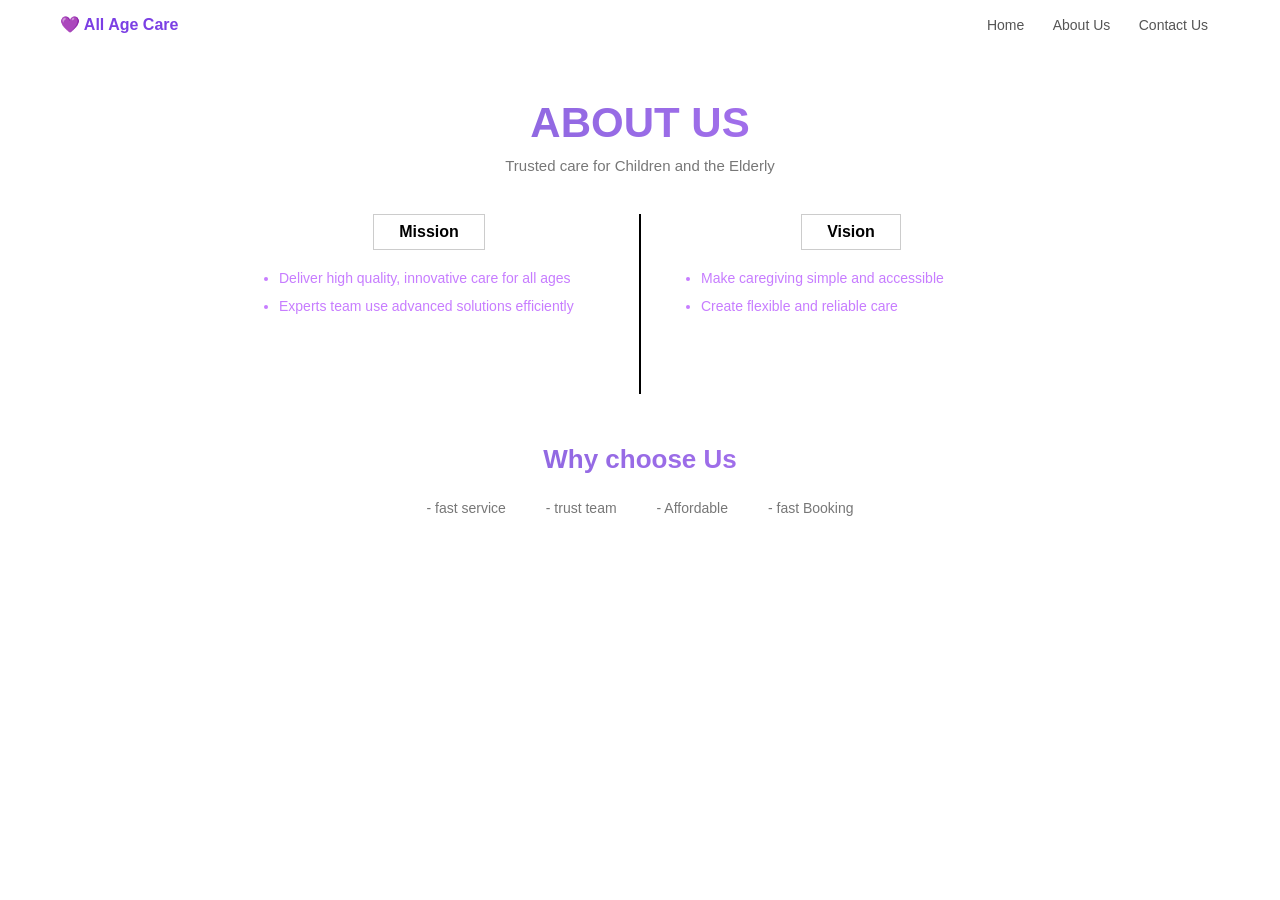
<file: About Us/index.html>
<!DOCTYPE html>
<html lang="en">

<head>
    <meta charset="UTF-8">
    <title>All Age Care</title>
    <link rel="stylesheet" href="style.css">
</head>

<body>

    <!-- Header -->
    <header>
        <div class="logo">💜 All Age Care</div>

        <nav>
            <a href="../Home/index.html">Home</a>
            <a href="../About Us/index.html">About Us</a>
            <a href="../Contact Us/contactus.html">Contact Us</a>
        </nav>
    </header>

    <!-- About -->
    <section class="about">
        <h1>ABOUT US</h1>
        <p class="subtitle">Trusted care for Children and the Elderly</p>

        <div class="content">

            <!-- Mission -->
            <div class="box">
                <h2>Mission</h2>
                <ul>
                    <li>Deliver high quality, innovative care for all ages</li>
                    <li>Experts team use advanced solutions efficiently</li>
                </ul>
            </div>

            <div class="line"></div>

            <!-- Vision -->
            <div class="box">
                <h2>Vision</h2>
                <ul>
                    <li>Make caregiving simple and accessible</li>
                    <li>Create flexible and reliable care</li>
                </ul>
            </div>

        </div>

        <!-- Why -->
        <div class="why">
            <h2>Why choose Us</h2>
            <div class="features">
                <span>- fast service</span>
                <span>- trust team</span>
                <span>- Affordable</span>
                <span>- fast Booking</span>
            </div>
        </div>
    </section>

</body>

</html>
</file>
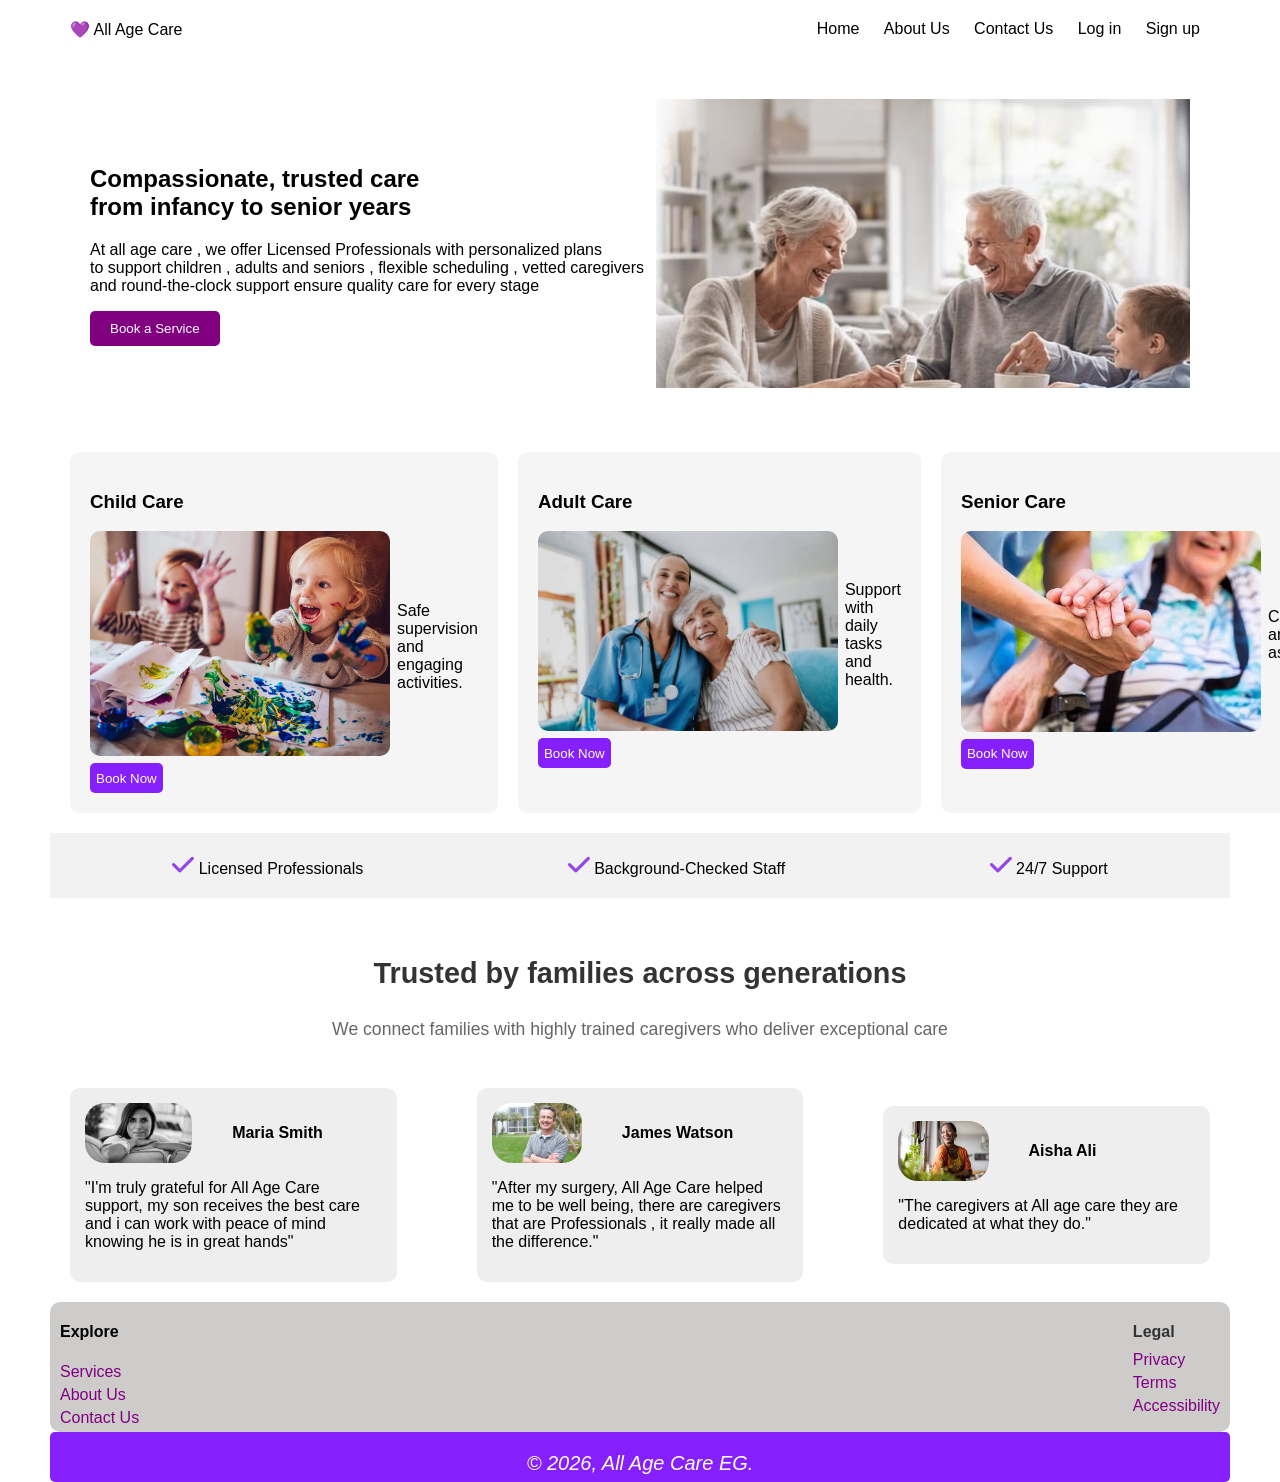
<file: Home/index.html>
<!DOCTYPE html>
<html lang="en">

<head>
    <meta charset="UTF-8">
    <meta name="viewport" content="width=device-width, initial-scale=1.0">
    <title>All Age Care</title>
    <link rel="stylesheet" href="style.css">
    <link rel="stylesheet" href="https://cdnjs.cloudflare.com/ajax/libs/font-awesome/6.5.0/css/all.min.css">
</head>

<body>
    <div class="maincontainer">
        <header class="header">
            <div class="logo">💜 All Age Care</div>
            <nav>
                <a href="../Home/index.html">Home</a>
                <a href="../About Us/index.html">About Us</a>
                <a href="../Contact Us/contactus.html">Contact Us</a>
                <a href="../Log in/login.php">Log in</a> 
                <a href="../SignUp/index.php">Sign up</a>
            </nav>
        </header>

        <section class="hero">
            <div class="hero-text">
                <h1>Compassionate, trusted care<br>from infancy to senior years</h1>
                <p>At all age care , we offer Licensed Professionals with personalized plans <br>to support children ,
                    adults
                    and seniors , flexible scheduling , vetted caregivers <br> and round-the-clock support ensure quality
                    care for
                    every stage</p>
               <a href="../Log in/login.php"> <button class="btn">Book a Service</button></a>
            </div>
            <div class="hero-img">
                <img src="images/WhatsApp Image 2026-04-12 at 7.19.14 PM.jpeg" alt="care">
            </div>
        </section>

        <section class="cards">
            <div class="card">
                <h3>Child Care</h3>
                <div class="small-container">
                    <img class="img" src="images/childerns.jpeg" alt="child care">
                    <p>Safe supervision and engaging activities.</p>
                </div>
                <a href="../Log in/login.php"><button class="button">Book Now</button></a>
            </div>

            <div class="card">
                <h3>Adult Care</h3>
                <div class="small-container">
                    <img class="img" src="images/old.jpg" alt="adult care">
                    <p>Support with daily tasks and health.</p>
                </div>
                <a href="../Log in/login.php"><button class="button">Book Now</button></a>
            </div>

            <div class="card">
                <h3>Senior Care</h3>
                <div class="small-container">
                    <img class="img" src="images/special.jpg" alt="senior care">
                    <p>Companionship and medical assistance.</p>
                </div>
                <a href="../Log in/login.php"><button class="button">Book Now</button></a>
            </div>
        </section>

        <section class="features">
            <div><i class="fa-solid fa-check" style="color: rgb(147, 69, 229);"></i> Licensed Professionals</div>
            <div><i class="fa-solid fa-check" style="color: rgb(147, 69, 229);"></i> Background-Checked Staff</div>
            <div><i class="fa-solid fa-check" style="color: rgb(147, 69, 229);"></i> 24/7 Support</div>
        </section>
        
        <!-- caregivers over view -->
        <div class="overview">
            <h3>Trusted by families across generations</h3>
            <p>We connect families with highly trained caregivers who deliver exceptional care</p>
        </div>
        
        <section class="testimonials">
            <div class="test">
                <div class="helper">
                    <img class="img2" src="images/user1.jpg" alt="user">
                    <h4>Maria Smith</h4>
                </div>
                <p>"I'm truly grateful for All Age Care support, my son receives the best care and i can work with
                    peace of mind knowing he is in great hands"</p>
            </div>
            <div class="test">
                <div class="helper">
                    <img class="img2" src="images/user2.jpg" alt="user">
                    <h4>James Watson</h4>
                </div>
                <p>"After my surgery, All Age Care helped me to be well being, there are caregivers that are Professionals
                    , it really made all the difference."</p>
            </div>
            <div class="test">
                <div class="helper">
                    <img class="img2" src="images/user3.jpg" alt="user">
                    <h4>Aisha Ali</h4>
                </div>
                <p>"The caregivers at All age care they are dedicated at what they do."</p>
            </div>
        </section>
        
        <div class="finalsection">
            <div class="explore">
                <h4>Explore</h4>
                <a href="../Log in/login.php">Services</a>
                <a href="../About Us/index.php">About Us</a>
                <a href="../Contact Us/index.php">Contact Us</a>
            </div>
            <div class="legal">
                <h4>Legal</h4>
                <a href="privacy.html">Privacy</a>
                <a href="terms.html">Terms</a>
                <a href="accessibility.html">Accessibility</a>
            </div>
        </div>
        <div class="rights">
            <p>© 2026, All Age Care EG.</p>
        </div>
    </div>
</body>

</html>
</file>
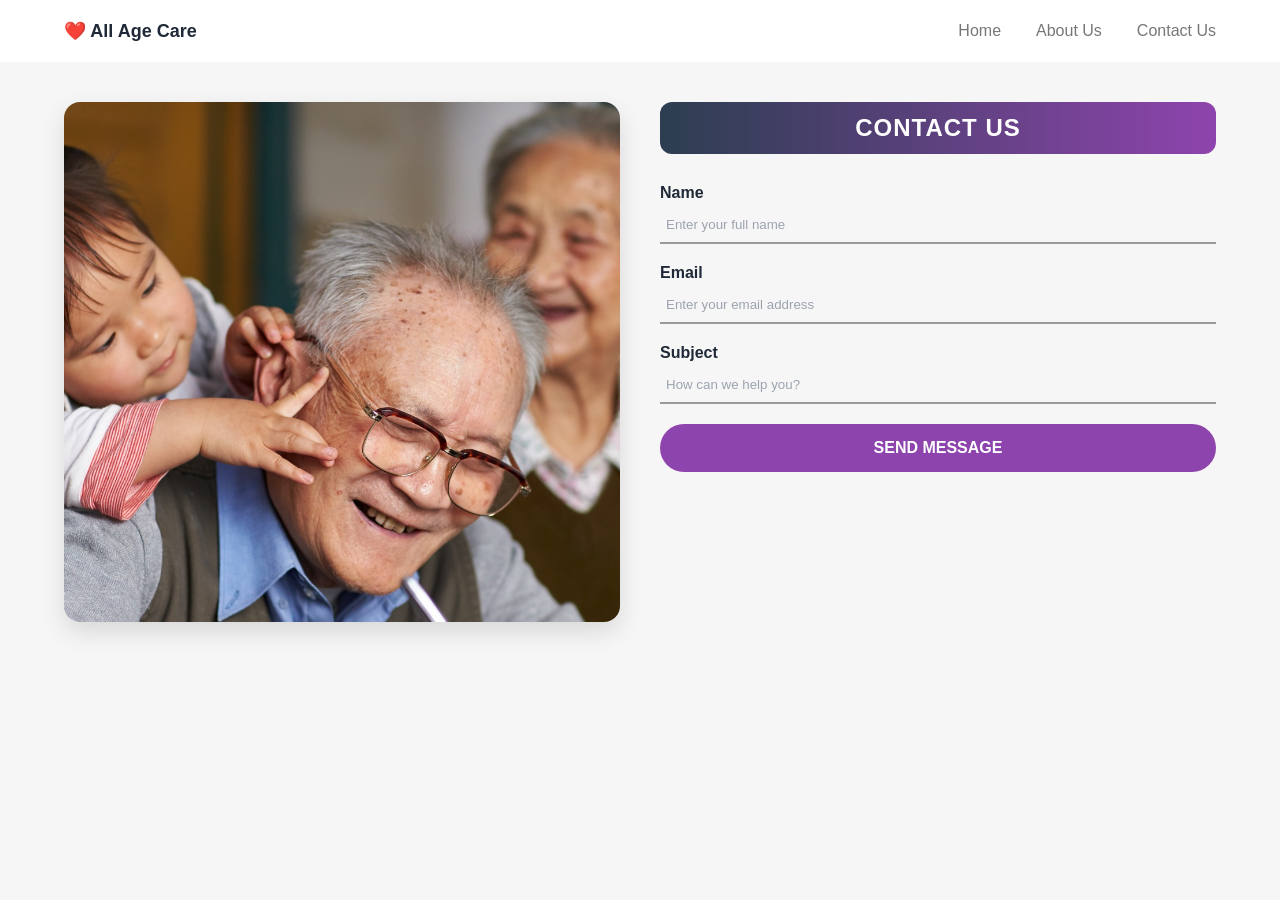
<file: Contact Us/contactus.html>
<!doctype html>
<html lang="en">
  <head>
    <meta charset="UTF-8" />
    <title>All Age Care</title>
    <link
      rel="stylesheet"
      href="https://cdnjs.cloudflare.com/ajax/libs/font-awesome/6.5.2/css/all.min.css"
      crossorigin="anonymous"
      referrerpolicy="no-referrer"
    />
    <link rel="stylesheet" href="style.css" />
  </head>
  <body>
    <!-- Start Header -->
    <header>
      <div class="container">
        <div class="logo">
          <span class="heart">❤️</span> <span>All Age Care</span>
        </div>

        <nav>
          <ul>
            <li><a href="../Home/index.html">Home</a></li>
            <li><a href="../About Us/index.html">About Us</a></li>
            <li><a href="../Contact Us/contactus.html">Contact Us</a></li>
          </ul>
        </nav>
      </div>
    </header>
    <!-- End Header -->

    <!-- Start Main -->
    <section class="main">
      <div class="container">
        <div class="image">
          <img src="assets/gedo.jpeg" alt="Contact US" />
        </div>

        <!-- Form -->
        <div class="form">
          <h2>CONTACT US</h2>

          <form>
            <div class="input">
              <label>Name</label>
              <input type="text" placeholder="Enter your full name" required />
            </div>

            <div class="input">
              <label>Email</label>
              <input type="email" placeholder="Enter your email address" required />
            </div>

            <div class="input">
              <label>Subject</label>
              <input type="text" placeholder="How can we help you?"  required
              />
            </div>

        
            
            <button class="send">SEND MESSAGE</button>
          </form>
        </div>
      </div>
    </section>
    <!-- End Main -->
  </body>
</html>
</file>
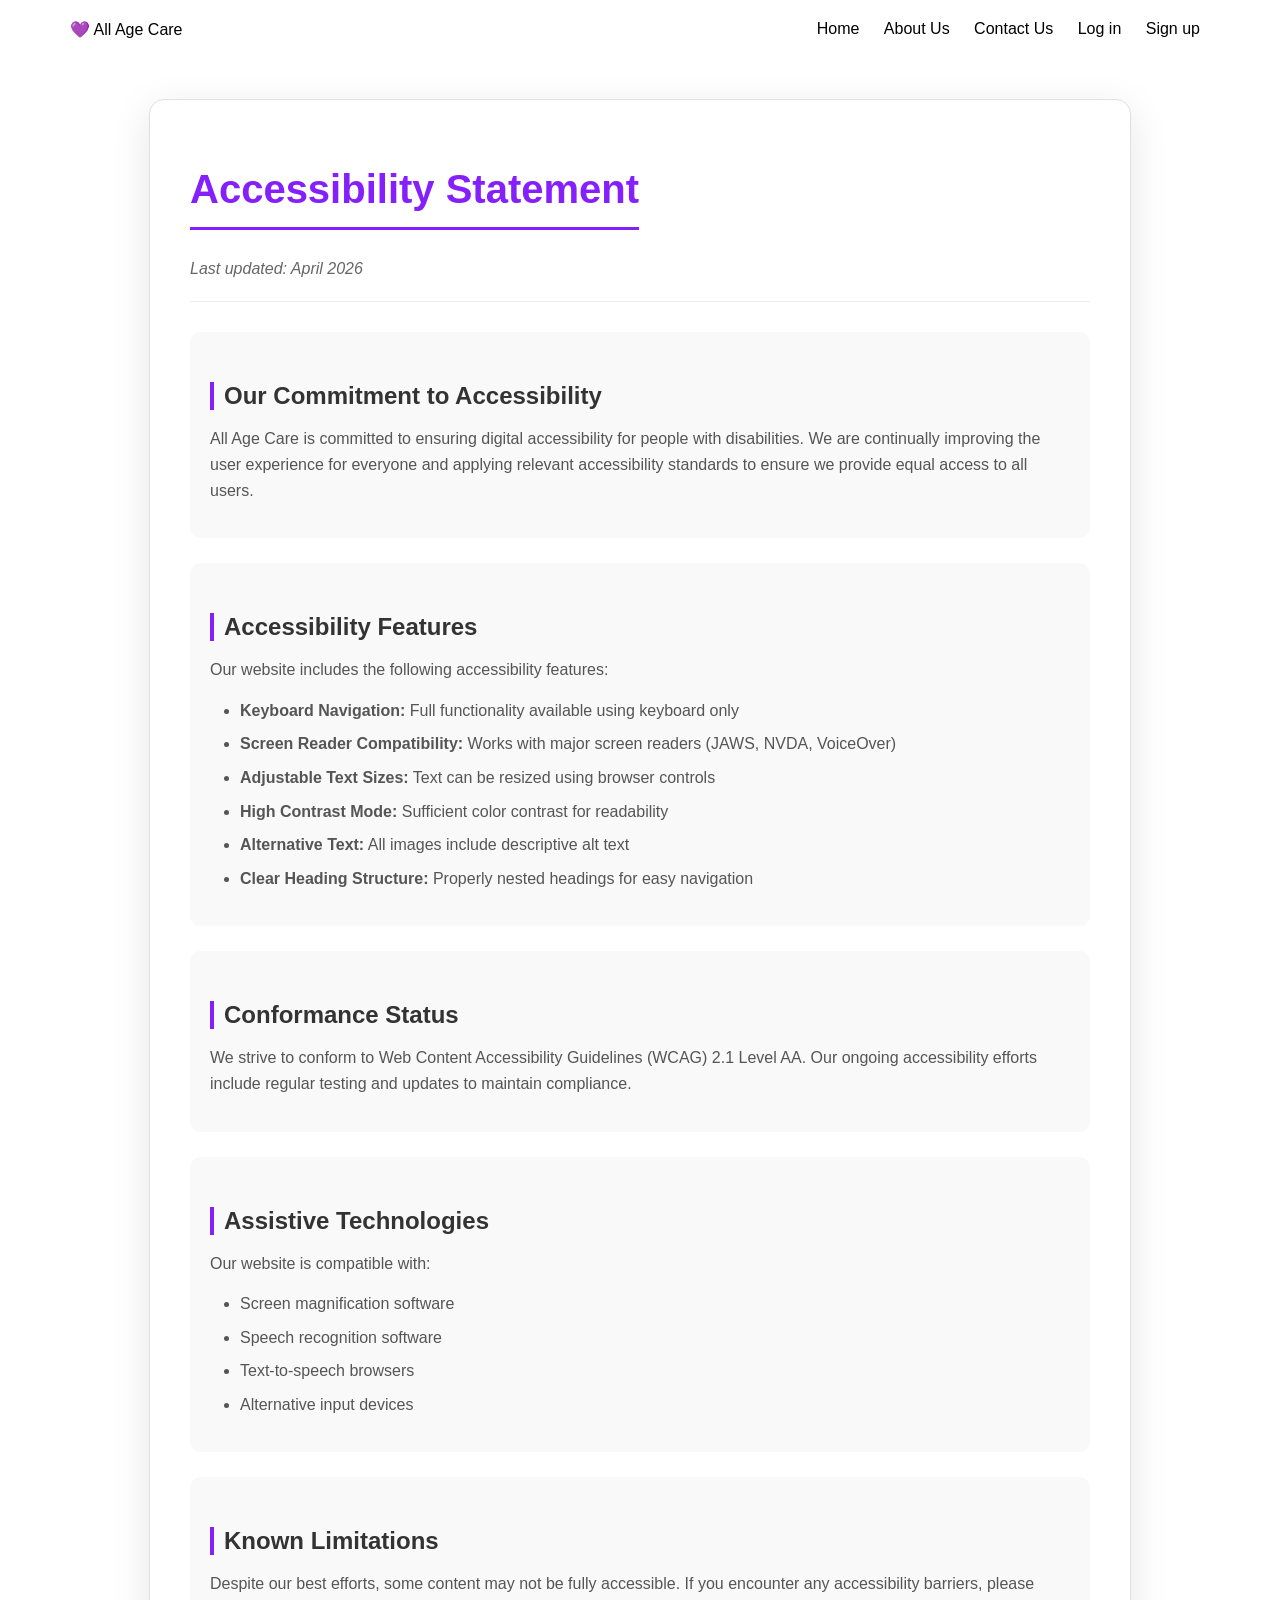
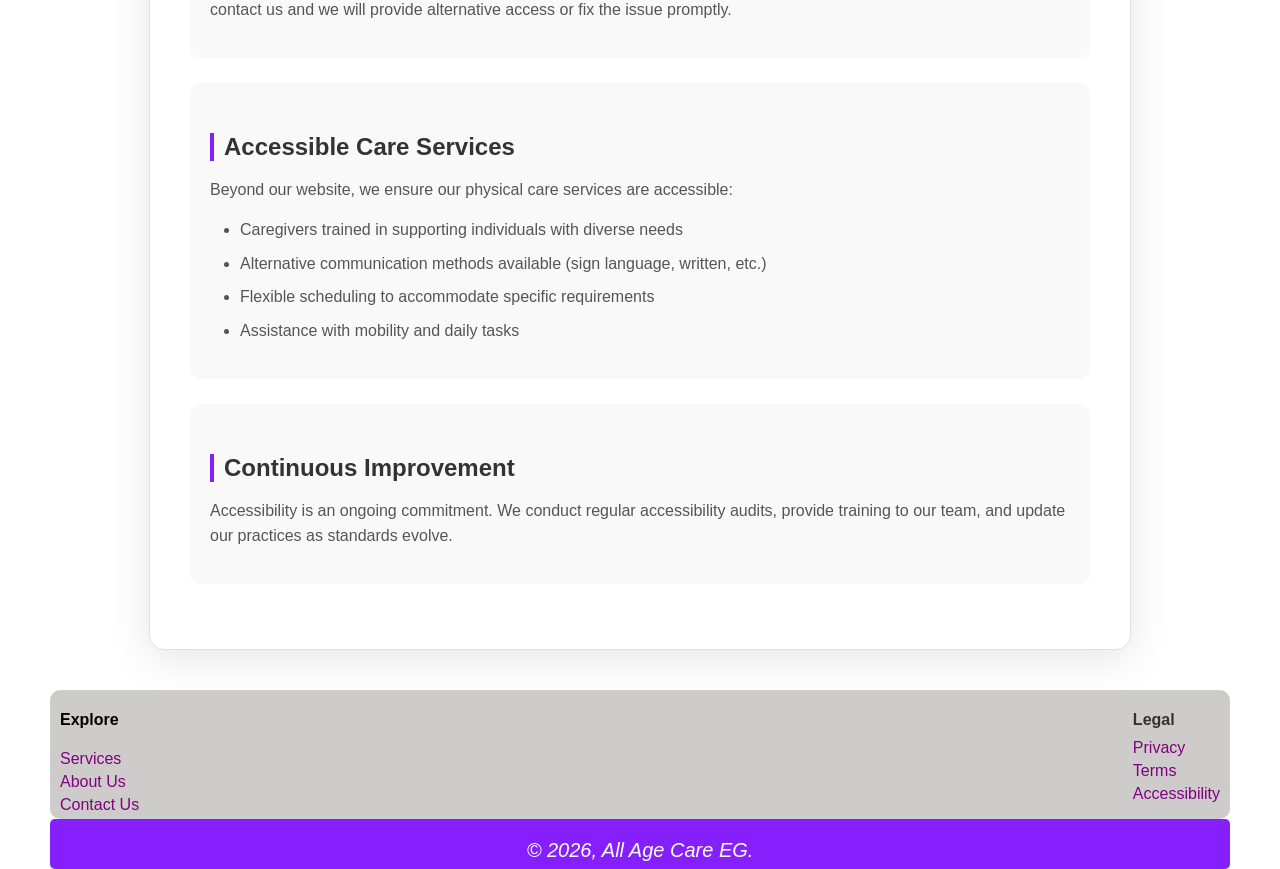
<file: Home/accessibility.html>
<!DOCTYPE html>
<html lang="en">
<head>
    <meta charset="UTF-8">
    <meta name="viewport" content="width=device-width, initial-scale=1.0">
    <title>Accessibility Statement - All Age Care</title>
    <link rel="stylesheet" href="style.css">
    <link rel="stylesheet" href="https://cdnjs.cloudflare.com/ajax/libs/font-awesome/6.5.0/css/all.min.css">
</head>
<body>
    <div class="maincontainer">
        <header class="header">
            <div class="logo">💜 All Age Care</div>
            <nav>
                <a href="../Home/index.html">Home</a>
                <a href="../About Us/index.html">About Us</a>
                <a href="../Contact Us/contactus.html">Contact Us</a>
                <a href="../Log in/index.php">Log in</a>
                <a href="../SignUp/index.php">Sign up</a>
            </nav>
        </header>

        <div class="legal-container">
            <h1>Accessibility Statement</h1>
            <p class="last-updated">Last updated: April 2026</p>
            
            <div class="section">
                <h2>Our Commitment to Accessibility</h2>
                <p>All Age Care is committed to ensuring digital accessibility for people with disabilities. We are continually improving the user experience for everyone and applying relevant accessibility standards to ensure we provide equal access to all users.</p>
            </div>

            <div class="section">
                <h2>Accessibility Features</h2>
                <p>Our website includes the following accessibility features:</p>
                <ul>
                    <li><strong>Keyboard Navigation:</strong> Full functionality available using keyboard only</li>
                    <li><strong>Screen Reader Compatibility:</strong> Works with major screen readers (JAWS, NVDA, VoiceOver)</li>
                    <li><strong>Adjustable Text Sizes:</strong> Text can be resized using browser controls</li>
                    <li><strong>High Contrast Mode:</strong> Sufficient color contrast for readability</li>
                    <li><strong>Alternative Text:</strong> All images include descriptive alt text</li>
                    <li><strong>Clear Heading Structure:</strong> Properly nested headings for easy navigation</li>
                </ul>
            </div>

            <div class="section">
                <h2>Conformance Status</h2>
                <p>We strive to conform to Web Content Accessibility Guidelines (WCAG) 2.1 Level AA. Our ongoing accessibility efforts include regular testing and updates to maintain compliance.</p>
            </div>

            <div class="section">
                <h2>Assistive Technologies</h2>
                <p>Our website is compatible with:</p>
                <ul>
                    <li>Screen magnification software</li>
                    <li>Speech recognition software</li>
                    <li>Text-to-speech browsers</li>
                    <li>Alternative input devices</li>
                </ul>
            </div>

            <div class="section">
                <h2>Known Limitations</h2>
                <p>Despite our best efforts, some content may not be fully accessible. If you encounter any accessibility barriers, please contact us and we will provide alternative access or fix the issue promptly.</p>
            </div>

            <div class="section">
                <h2>Accessible Care Services</h2>
                <p>Beyond our website, we ensure our physical care services are accessible:</p>
                <ul>
                    <li>Caregivers trained in supporting individuals with diverse needs</li>
                    <li>Alternative communication methods available (sign language, written, etc.)</li>
                    <li>Flexible scheduling to accommodate specific requirements</li>
                    <li>Assistance with mobility and daily tasks</li>
                </ul>
            </div>
            
            <div class="section">
                <h2>Continuous Improvement</h2>
                <p>Accessibility is an ongoing commitment. We conduct regular accessibility audits, provide training to our team, and update our practices as standards evolve.</p>
            </div>
        </div>

        <div class="finalsection">
            <div class="explore">
                <h4>Explore</h4>
                <a href="../Log in/index.php">Services</a>
                <a href="../About Us/index.php">About Us</a>
                <a href="../Contact Us/index.php">Contact Us</a>
            </div>
            <div class="legal">
                <h4>Legal</h4>
                <a href="privacy.html">Privacy</a>
                <a href="terms.html">Terms</a>
                <a href="accessibility.html">Accessibility</a>
            </div>
        </div>
        <div class="rights">
            <p>© 2026, All Age Care EG.</p>
        </div>
    </div>
</body>
</html>
</file>
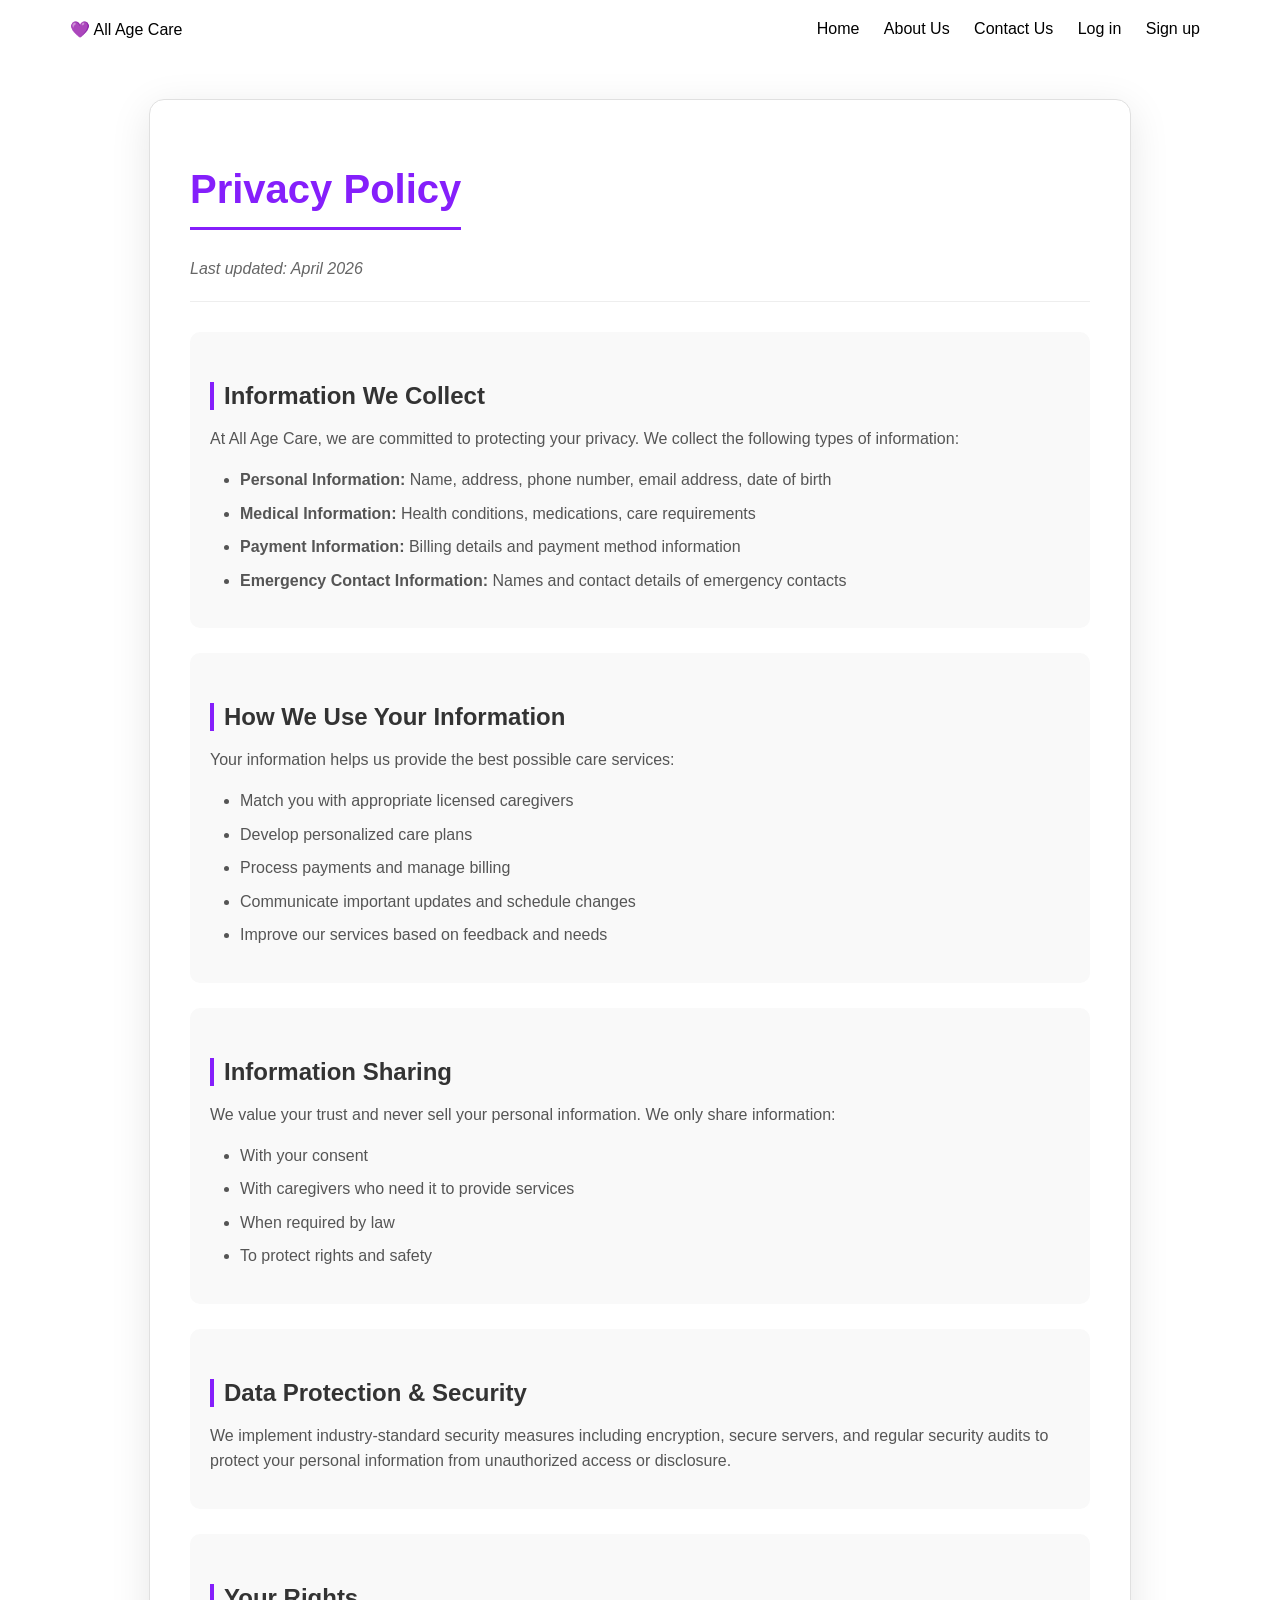
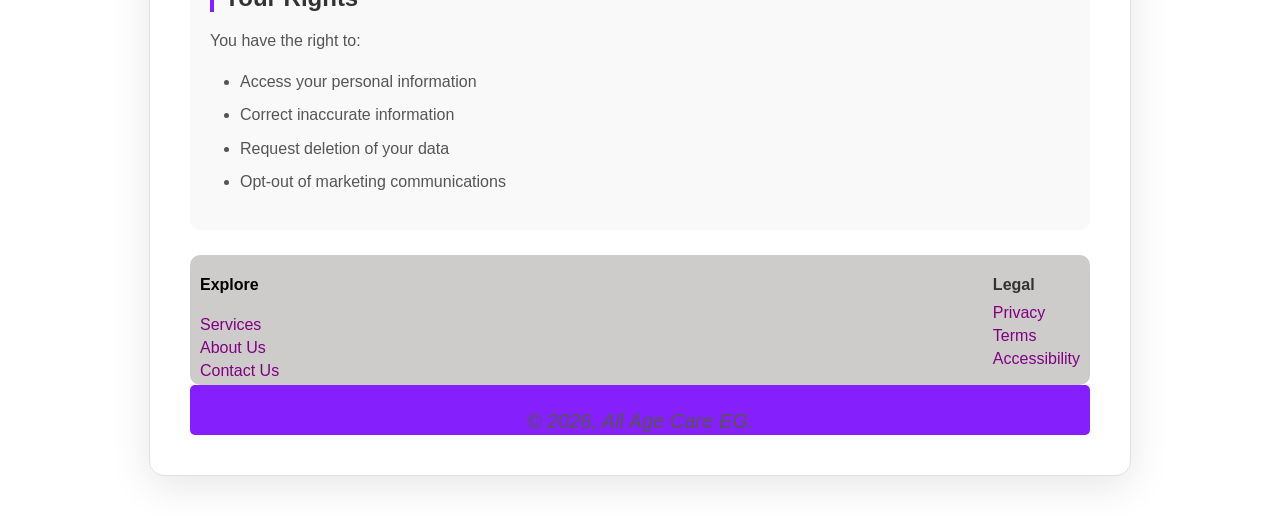
<file: Home/privacy.html>
<!DOCTYPE html>
<html lang="en">
<head>
    <meta charset="UTF-8">
    <meta name="viewport" content="width=device-width, initial-scale=1.0">
    <title>Privacy Policy - All Age Care</title>
    <link rel="stylesheet" href="style.css">
    <link rel="stylesheet" href="https://cdnjs.cloudflare.com/ajax/libs/font-awesome/6.5.0/css/all.min.css">
</head>
<body>
    <div class="maincontainer">
        <header class="header">
            <div class="logo">💜 All Age Care</div>
            <nav>
                <a href="../Home/index.html">Home</a>
                <a href="../About Us/index.html">About Us</a>
                <a href="../Contact Us/contactus.html">Contact Us</a>
                <a href="../Log in/index.php">Log in</a>
                <a href="../SignUp/index.php">Sign up</a>
            </nav>
        </header>

        <div class="legal-container">
            <h1>Privacy Policy</h1>
            <p class="last-updated">Last updated: April 2026</p>
            
            <div class="section">
                <h2>Information We Collect</h2>
                <p>At All Age Care, we are committed to protecting your privacy. We collect the following types of information:</p>
                <ul>
                    <li><strong>Personal Information:</strong> Name, address, phone number, email address, date of birth</li>
                    <li><strong>Medical Information:</strong> Health conditions, medications, care requirements</li>
                    <li><strong>Payment Information:</strong> Billing details and payment method information</li>
                    <li><strong>Emergency Contact Information:</strong> Names and contact details of emergency contacts</li>
                </ul>
            </div>

            <div class="section">
                <h2>How We Use Your Information</h2>
                <p>Your information helps us provide the best possible care services:</p>
                <ul>
                    <li>Match you with appropriate licensed caregivers</li>
                    <li>Develop personalized care plans</li>
                    <li>Process payments and manage billing</li>
                    <li>Communicate important updates and schedule changes</li>
                    <li>Improve our services based on feedback and needs</li>
                </ul>
            </div>

            <div class="section">
                <h2>Information Sharing</h2>
                <p>We value your trust and never sell your personal information. We only share information:</p>
                <ul>
                    <li>With your consent</li>
                    <li>With caregivers who need it to provide services</li>
                    <li>When required by law</li>
                    <li>To protect rights and safety</li>
                </ul>
            </div>

            <div class="section">
                <h2>Data Protection & Security</h2>
                <p>We implement industry-standard security measures including encryption, secure servers, and regular security audits to protect your personal information from unauthorized access or disclosure.</p>
            </div>

            <div class="section">
                <h2>Your Rights</h2>
                <p>You have the right to:</p>
                <ul>
                    <li>Access your personal information</li>
                    <li>Correct inaccurate information</li>
                    <li>Request deletion of your data</li>
                    <li>Opt-out of marketing communications</li>
                </ul>
            </div>

           

        <div class="finalsection">
            <div class="explore">
                <h4>Explore</h4>
                <a href="../Log in/index.php">Services</a>
                <a href="../About Us/index.php">About Us</a>
                <a href="../Contact Us/index.php">Contact Us</a>
            </div>
            <div class="legal">
                <h4>Legal</h4>
                <a href="privacy.html">Privacy</a>
                <a href="terms.html">Terms</a>
                <a href="accessibility.html">Accessibility</a>
            </div>
        </div>
        <div class="rights">
            <p>© 2026, All Age Care EG.</p>
        </div>
    </div>
</body>
</html>
</file>
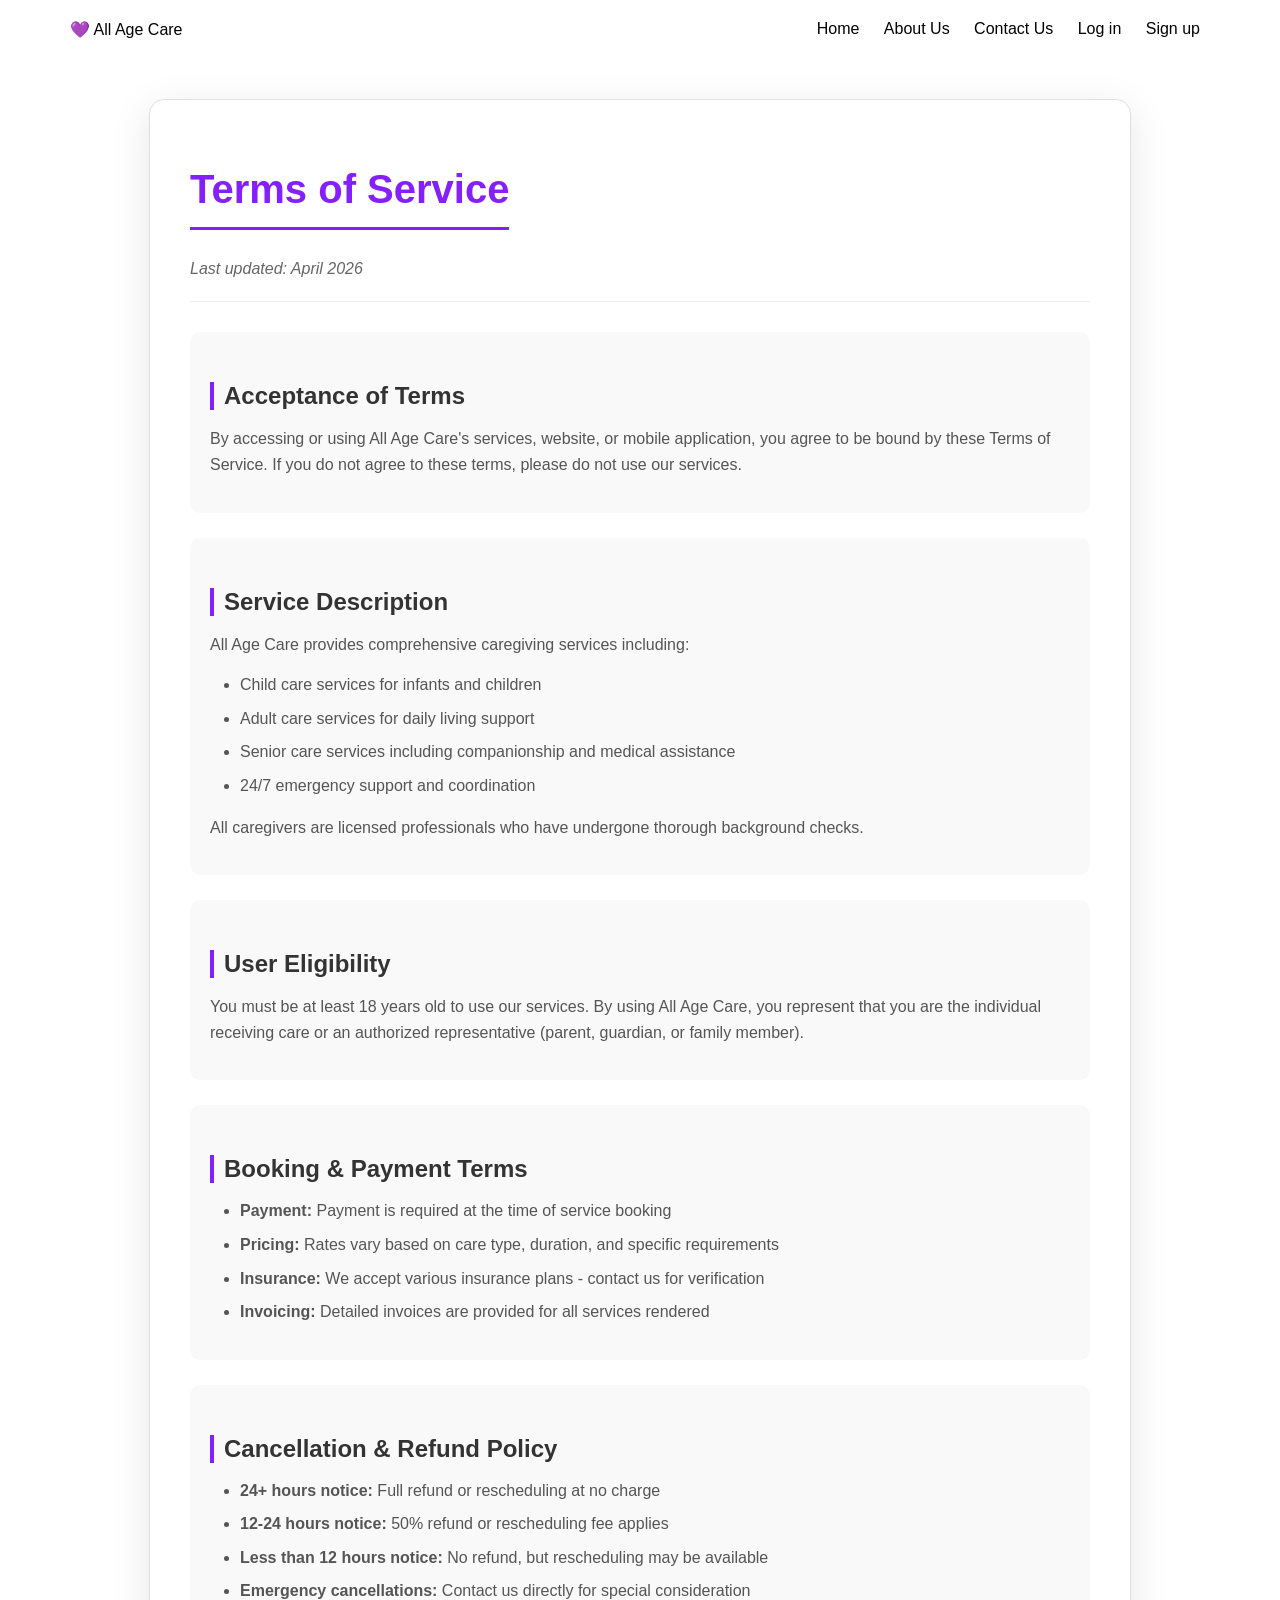
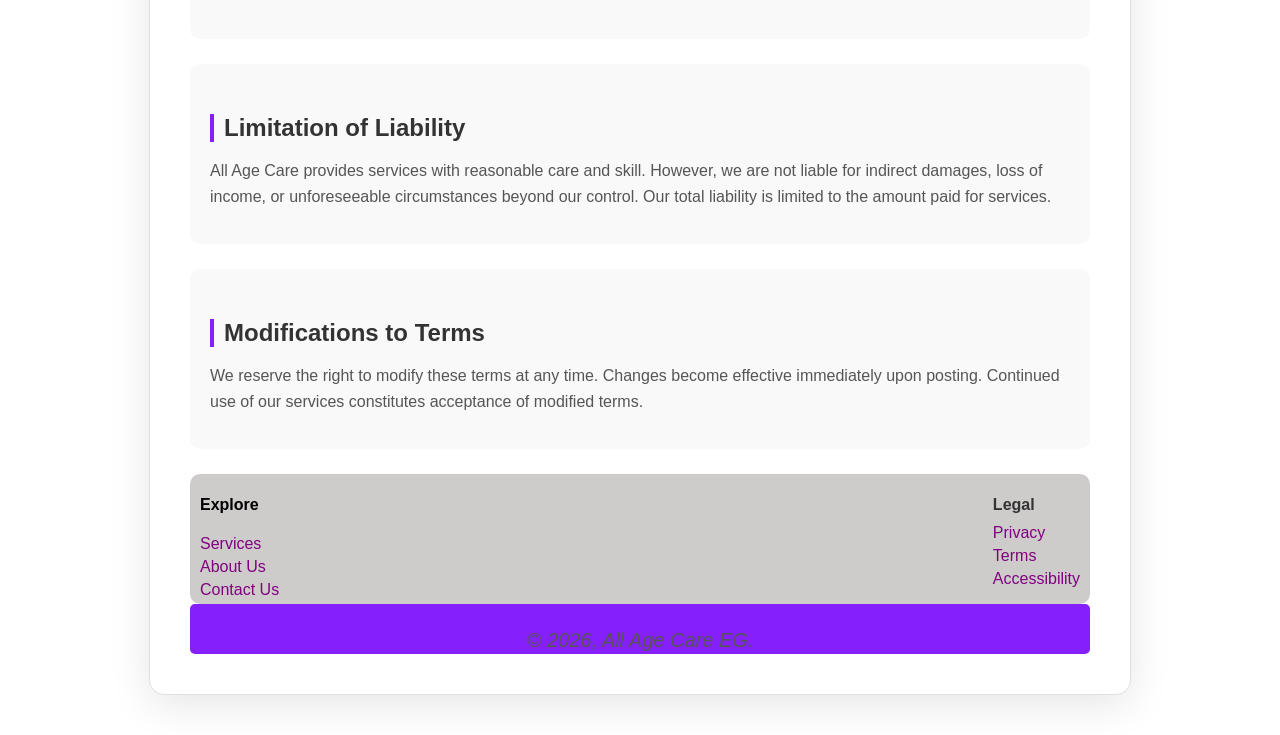
<file: Home/terms.html>
<!DOCTYPE html>
<html lang="en">
<head>
    <meta charset="UTF-8">
    <meta name="viewport" content="width=device-width, initial-scale=1.0">
    <title>Terms of Service - All Age Care</title>
    <link rel="stylesheet" href="style.css">
    <link rel="stylesheet" href="https://cdnjs.cloudflare.com/ajax/libs/font-awesome/6.5.0/css/all.min.css">
</head>
<body>
    <div class="maincontainer">
        <header class="header">
            <div class="logo">💜 All Age Care</div>
            <nav>
                <a href="../Home/index.html">Home</a>
                <a href="../About Us/index.html">About Us</a>
                <a href="../Contact Us/contactus.html">Contact Us</a>
                <a href="../Log in/index.php">Log in</a>
                <a href="../SignUp/index.php">Sign up</a>
            </nav>
        </header>

        <div class="legal-container">
            <h1>Terms of Service</h1>
            <p class="last-updated">Last updated: April 2026</p>
            
            <div class="section">
                <h2>Acceptance of Terms</h2>
                <p>By accessing or using All Age Care's services, website, or mobile application, you agree to be bound by these Terms of Service. If you do not agree to these terms, please do not use our services.</p>
            </div>

            <div class="section">
                <h2>Service Description</h2>
                <p>All Age Care provides comprehensive caregiving services including:</p>
                <ul>
                    <li>Child care services for infants and children</li>
                    <li>Adult care services for daily living support</li>
                    <li>Senior care services including companionship and medical assistance</li>
                    <li>24/7 emergency support and coordination</li>
                </ul>
                <p>All caregivers are licensed professionals who have undergone thorough background checks.</p>
            </div>

            <div class="section">
                <h2>User Eligibility</h2>
                <p>You must be at least 18 years old to use our services. By using All Age Care, you represent that you are the individual receiving care or an authorized representative (parent, guardian, or family member).</p>
            </div>

            <div class="section">
                <h2>Booking & Payment Terms</h2>
                <ul>
                    <li><strong>Payment:</strong> Payment is required at the time of service booking</li>
                    <li><strong>Pricing:</strong> Rates vary based on care type, duration, and specific requirements</li>
                    <li><strong>Insurance:</strong> We accept various insurance plans - contact us for verification</li>
                    <li><strong>Invoicing:</strong> Detailed invoices are provided for all services rendered</li>
                </ul>
            </div>

            <div class="section">
                <h2>Cancellation & Refund Policy</h2>
                <ul>
                    <li><strong>24+ hours notice:</strong> Full refund or rescheduling at no charge</li>
                    <li><strong>12-24 hours notice:</strong> 50% refund or rescheduling fee applies</li>
                    <li><strong>Less than 12 hours notice:</strong> No refund, but rescheduling may be available</li>
                    <li><strong>Emergency cancellations:</strong> Contact us directly for special consideration</li>
                </ul>
            </div>

            <div class="section">
                <h2>Limitation of Liability</h2>
                <p>All Age Care provides services with reasonable care and skill. However, we are not liable for indirect damages, loss of income, or unforeseeable circumstances beyond our control. Our total liability is limited to the amount paid for services.</p>
            </div>

            <div class="section">
                <h2>Modifications to Terms</h2>
                <p>We reserve the right to modify these terms at any time. Changes become effective immediately upon posting. Continued use of our services constitutes acceptance of modified terms.</p>
            </div>

           

        <div class="finalsection">
            <div class="explore">
                <h4>Explore</h4>
                <a href="../Log in/index.php">Services</a>
                <a href="../About Us/index.php">About Us</a>
                <a href="../Contact Us/index.php">Contact Us</a>
            </div>
            <div class="legal">
                <h4>Legal</h4>
                <a href="privacy.html">Privacy</a>
                <a href="terms.html">Terms</a>
                <a href="accessibility.html">Accessibility</a>
            </div>
        </div>
        <div class="rights">
            <p>© 2026, All Age Care EG.</p>
        </div>
    </div>
</body>
</html>
</file>
<file: About Us/style.css>
* {
    margin: 0;
    padding: 0;
    box-sizing: border-box;
    font-family: Arial, sans-serif;
}

/* Header */
header {
    display: flex;
    justify-content: space-between;
    align-items: center;
    padding: 15px 60px;
}

.logo {
    font-weight: bold;
    color: #7b3fe4;
}

nav a {
    margin: 0 12px;
    text-decoration: none;
    color: #555;
    font-size: 14px;
    transition: 0.3s;
}

nav a:hover {
    color: #7b3fe4;
}

/* About */
.about {
    text-align: center;
    margin-top: 50px;
}

.about h1 {
    font-size: 42px;
    background: linear-gradient(to right, #6a5acd, #c77dff);
    -webkit-background-clip: text;
    -webkit-text-fill-color: transparent;
}

.subtitle {
    margin-top: 10px;
    color: #777;
    font-size: 15px;
}

/* Content */
.content {
    margin-top: 40px;
    display: flex;
    justify-content: center;
    align-items: flex-start;
    gap: 60px;
}

.box {
    width: 300px;
}

.box h2 {
    border: 1px solid #ccc;
    display: inline-block;
    padding: 8px 25px;
    margin-bottom: 20px;
    font-size: 16px;
}

.box ul {
    text-align: left;
}

.box li {
    margin-bottom: 12px;
    color: #c77dff;
    font-size: 14px;
}

/* Line */
.line {
    width: 2px;
    height: 180px;
    background-color: black;
}

/* Why */
.why {
    margin-top: 50px;
}

.why h2 {
    font-size: 26px;
    background: linear-gradient(to right, #6a5acd, #c77dff);
    -webkit-background-clip: text;
    -webkit-text-fill-color: transparent;
    margin-bottom: 25px;
}

.features {
    display: flex;
    justify-content: center;
    gap: 40px;
    color: #777;
    font-size: 14px;
}
</file>
<file: Home/style.css>
body {
    font-family: Arial;
    margin: 0;
}

.maincontainer {
    padding: 0 50px;
}

.header {
    display: flex;
    justify-content: space-between;
    padding: 20px;
}

a:hover {
    color: rgb(133, 31, 251);
    font-size: 20px;
}

nav a {
    margin: 0 10px;
    text-decoration: none;
    color: black;
}

.hero {
    display: flex;
    align-items: center;
    padding: 40px;
}

.hero-text {
    flex: 1;
}

.hero-img img {
    width: 100%;
}

.btn {
    background: purple;
    color: white;
    padding: 10px 20px;
    border: none;
    border-radius: 5px;
    cursor: pointer;
    transition: background 0.3s ease;
}

.btn:hover {
    background: #000000;
    cursor: pointer;
}

.cards {
    display: flex;
    gap: 20px;
    padding: 20px;
}

.card {
    background: #f5f5f5;
    padding: 20px;
    flex: 1;
    border-radius: 10px;
}

.small-container {
    display: flex;
    align-items: center;
}

.img {
    width: 300px;
    border-radius: 10px;
    margin: 0 7px 7px 0;
}

.card button {
    background-color: rgb(133, 31, 251);
    border-radius: 5px;
    border: none;
    color: white;
    height: 30px;
    cursor: pointer;
    transition: background 0.3s ease;
}

.card button:hover {
    background-color: #000000;
    cursor: pointer;
}

i {
    font-size: 25px;
}

.features {
    background-color: #f2f2f2;
    display: flex;
    justify-content: space-around;
    padding: 20px;
}

.testimonials {
    display: flex;
    align-items: center;
    justify-content: center;
    gap: 80px;
    padding: 20px;
}

.test {
    width: 400px;
    background: #eee;
    padding: 15px;
    border-radius: 10px;
}

.helper {
    display: flex;
    align-items: center;
    gap: 40px;
}

.img2 {
    height: 60px;
    border-radius: 20px;
}

.finalsection {
    display: flex;
    justify-content: space-between;
    background: #cecbcb;
    border-radius: 10px;
    padding: 0 10px 0 10px;
}

.explore a {
    display: block;
    text-decoration: none;
    color: purple;
    padding-bottom: 5px;
    transition: all 0.3s ease;
}

.explore a:hover {
    color: #000000;
    padding-left: 5px;
}

.legal h4 {
    color: #333;
    margin-bottom: 10px;
}

.legal a {
    display: block;
    text-decoration: none;
    color: purple;
    padding-bottom: 5px;
    transition: all 0.3s ease;
}

.legal a:hover {
    color: #000000;
    padding-left: 5px;
}

.rights {
    background-color: rgb(133, 31, 251);
    color: white;
    height: 50px;
    display: flex;
    justify-content: center;
    border-radius: 5px;
}

.rights p {
    font-style: italic;
    font-size: 20px;
}

/* Overview section styling */
.overview {
    text-align: center;
    padding: 30px 20px 10px 20px;
}

.overview h3 {
    font-size: 1.8rem;
    color: #333;
}

.overview p {
    color: #666;
    font-size: 1.1rem;
}

/* Additional styles for legal pages */
.legal-container {
    max-width: 900px;
    margin: 40px auto;
    padding: 40px;
    background: white;
    border-radius: 15px;
    box-shadow: 0 10px 40px rgba(0, 0, 0, 0.1);
    border: 1px solid #e0e0e0;
}

.legal-container h1 {
    color: rgb(133, 31, 251);
    font-size: 2.5rem;
    margin-bottom: 10px;
    border-bottom: 3px solid rgb(133, 31, 251);
    padding-bottom: 15px;
    display: inline-block;
}

.legal-container .last-updated {
    color: #666;
    font-style: italic;
    margin-bottom: 30px;
    padding-bottom: 20px;
    border-bottom: 1px solid #eee;
}

.legal-container h2 {
    color: #333;
    font-size: 1.5rem;
    margin-top: 30px;
    margin-bottom: 15px;
    padding-left: 10px;
    border-left: 4px solid rgb(133, 31, 251);
}

.legal-container h3 {
    color: #555;
    font-size: 1.2rem;
    margin-top: 20px;
    margin-bottom: 10px;
}

.legal-container p {
    color: #555;
    line-height: 1.6;
    margin-bottom: 15px;
}

.legal-container ul {
    margin: 15px 0;
    padding-left: 30px;
}

.legal-container li {
    color: #555;
    line-height: 1.6;
    margin-bottom: 8px;
}

.legal-container .section {
    background: #f9f9f9;
    padding: 20px;
    border-radius: 10px;
    margin-bottom: 25px;
}
</file>
<file: Contact Us/style.css>
/* Start Global */
* {
  margin: 0;
  padding: 0;
  box-sizing: border-box;
  font-family: Arial, sans-serif;
}

body {
  background: #f6f6f6;
  color: #1f2937;
}

.container {
  width: 90%;
  margin: auto;
}
/* End Global */

/* Start Header */
header {
  padding: 20px 0;
  background: #fff;
}

header .container {
  display: flex;
  justify-content: space-between;
  align-items: center;
}

.logo {
  font-weight: bold;
  font-size: 18px;
}

.heart {
  color: #8e44ad;
}

nav ul {
  display: flex;
  list-style: none;
  gap: 35px;
}

nav a {
  text-decoration: none;
  color: #777;
  font-weight: 500;
  transition: 0.3s;
}

nav a:hover {
  color: #8e44ad;
}
/* End Header */

/* Start Main */
.main {
  margin-top: 40px;
}

.main .container {
  display: flex;
  align-items: stretch;
  gap: 40px;
}

/* Image */
.image {
  flex: 1;
  min-height: 520px;
}

.image img {
  width: 100%;
  height: 100%;
  display: block;
  object-fit: cover;
  border-radius: 16px;
  box-shadow: 0 10px 25px rgba(0, 0, 0, 0.12);
  animation: imageReveal 0.9s ease-out both;
}

/* Form */
.form {
  flex: 1;
  animation: formReveal 0.9s ease-out both;
}

@media (max-width: 900px) {
  .main .container {
    flex-direction: column;
  }

  .image {
    min-height: 320px;
  }
}

.form h2 {
  text-align: center;
  padding: 12px;
  color: white;
  background: linear-gradient(to right, #2c3e50, #8e44ad);
  margin-bottom: 30px;
  letter-spacing: 1px;
  border-radius: 12px;
}

.input {
  margin-bottom: 20px;
}

.input label {
  display: block;
  margin-bottom: 5px;
  font-weight: bold;
}

.input input {
  width: 100%;
  border: none;
  border-bottom: 2px solid #999;
  padding: 10px 6px;
  background: transparent;
  outline: none;
  transition:
    border-color 0.25s ease,
    box-shadow 0.25s ease;
}

.input input::placeholder {
  color: #9ca3af;
}

.input input:focus {
  border-bottom-color: #8e44ad;
  box-shadow: 0 8px 14px -14px rgba(142, 68, 173, 0.8);
}

/* Social */
.social {
  display: flex;
  justify-content: space-between;
  align-items: center;
  gap: 10px;
  margin: 30px 0;
}

.social a {
  width: 42px;
  height: 42px;
  border-radius: 50%;
  text-decoration: none;
  display: inline-flex;
  align-items: center;
  justify-content: center;
  color: #4b5563;
  border: 1px solid #d1d5db;
  background: #fff;
  transition:
    transform 0.25s ease,
    color 0.25s ease,
    border-color 0.25s ease,
    box-shadow 0.25s ease;
  animation: iconPop 0.55s ease both;
}

.social a:nth-child(1) {
  animation-delay: 0.1s;
}

.social a:nth-child(2) {
  animation-delay: 0.16s;
}

.social a:nth-child(3) {
  animation-delay: 0.22s;
}

.social a:nth-child(4) {
  animation-delay: 0.28s;
}

.social a:nth-child(5) {
  animation-delay: 0.34s;
}

.social a:nth-child(6) {
  animation-delay: 0.4s;
}

.social a i {
  font-size: 18px;
}

.social a:hover {
  color: #8e44ad;
  border-color: #8e44ad;
  transform: translateY(-4px);
  box-shadow: 0 10px 16px -12px rgba(142, 68, 173, 0.75);
}

/* Button */
.send {
  width: 100%;
  padding: 15px;
  border: none;
  background: #8e44ad;
  color: white;
  border-radius: 30px;
  font-size: 16px;
  font-weight: 600;
  cursor: pointer;
  transition:
    background 0.25s ease,
    transform 0.25s ease,
    box-shadow 0.25s ease;
}

.send:hover {
  background: #732d91;
  transform: translateY(-2px);
  box-shadow: 0 14px 20px -14px rgba(115, 45, 145, 0.9);
}

@keyframes imageReveal {
  from {
    opacity: 0;
    transform: translateX(-24px);
  }

  to {
    opacity: 1;
    transform: translateX(0);
  }
}

@keyframes formReveal {
  from {
    opacity: 0;
    transform: translateX(24px);
  }

  to {
    opacity: 1;
    transform: translateX(0);
  }
}

@keyframes iconPop {
  from {
    opacity: 0;
    transform: translateY(8px) scale(0.92);
  }

  to {
    opacity: 1;
    transform: translateY(0) scale(1);
  }
}

@media (prefers-reduced-motion: reduce) {
  .image img,
  .form,
  .social a {
    animation: none;
  }
}
/* End Main */
</file>
